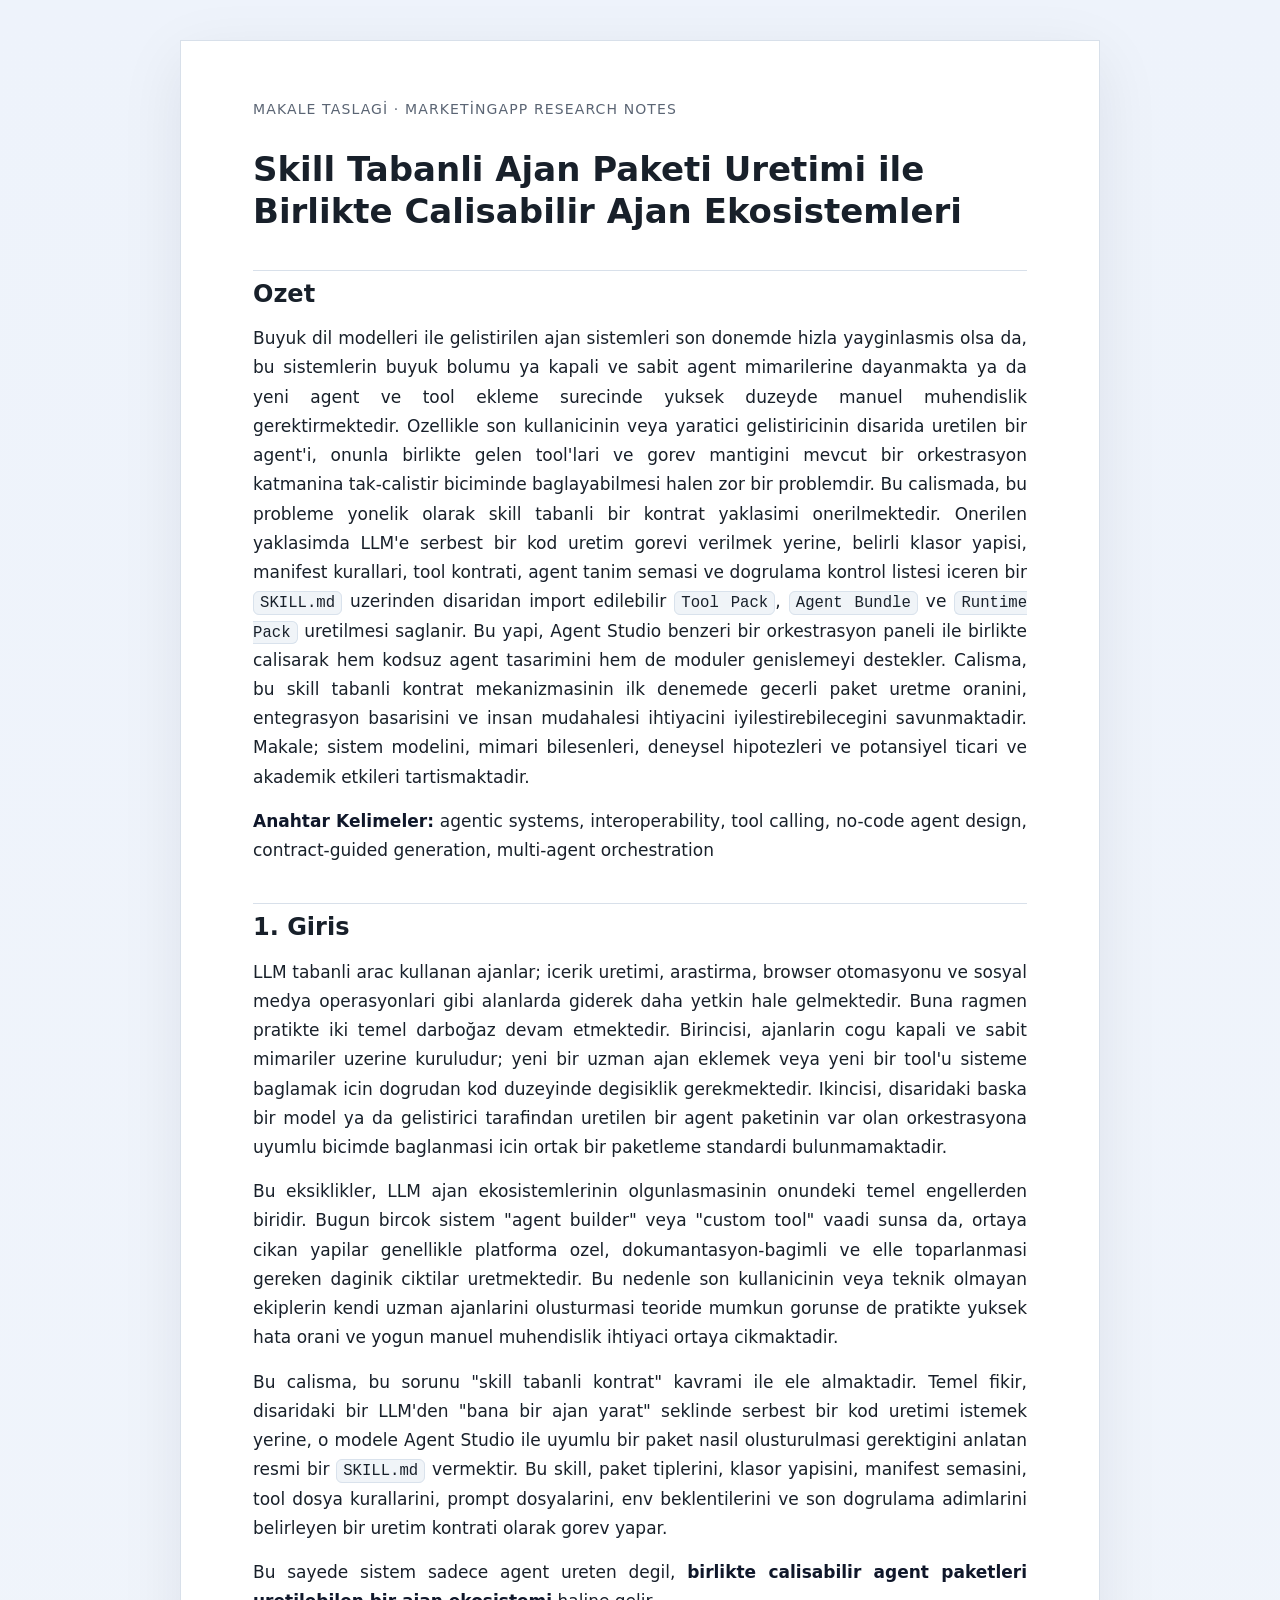
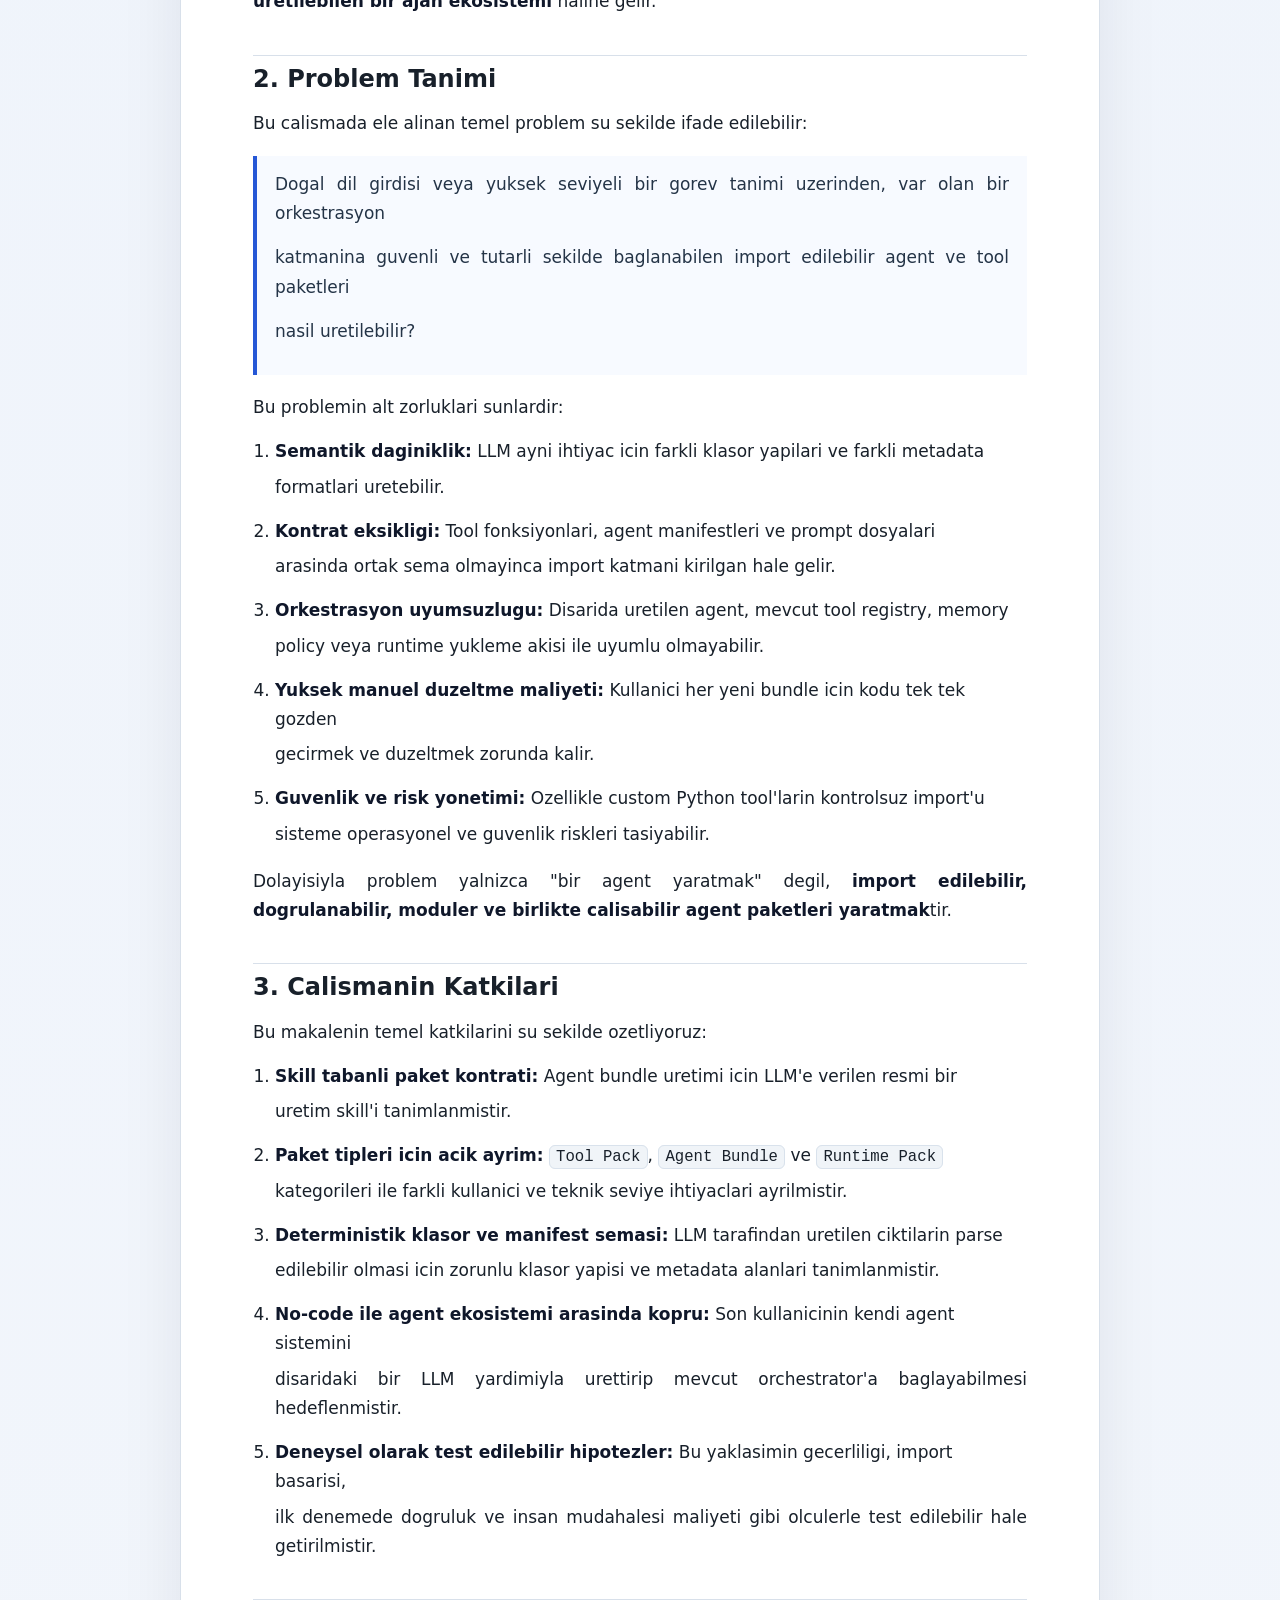
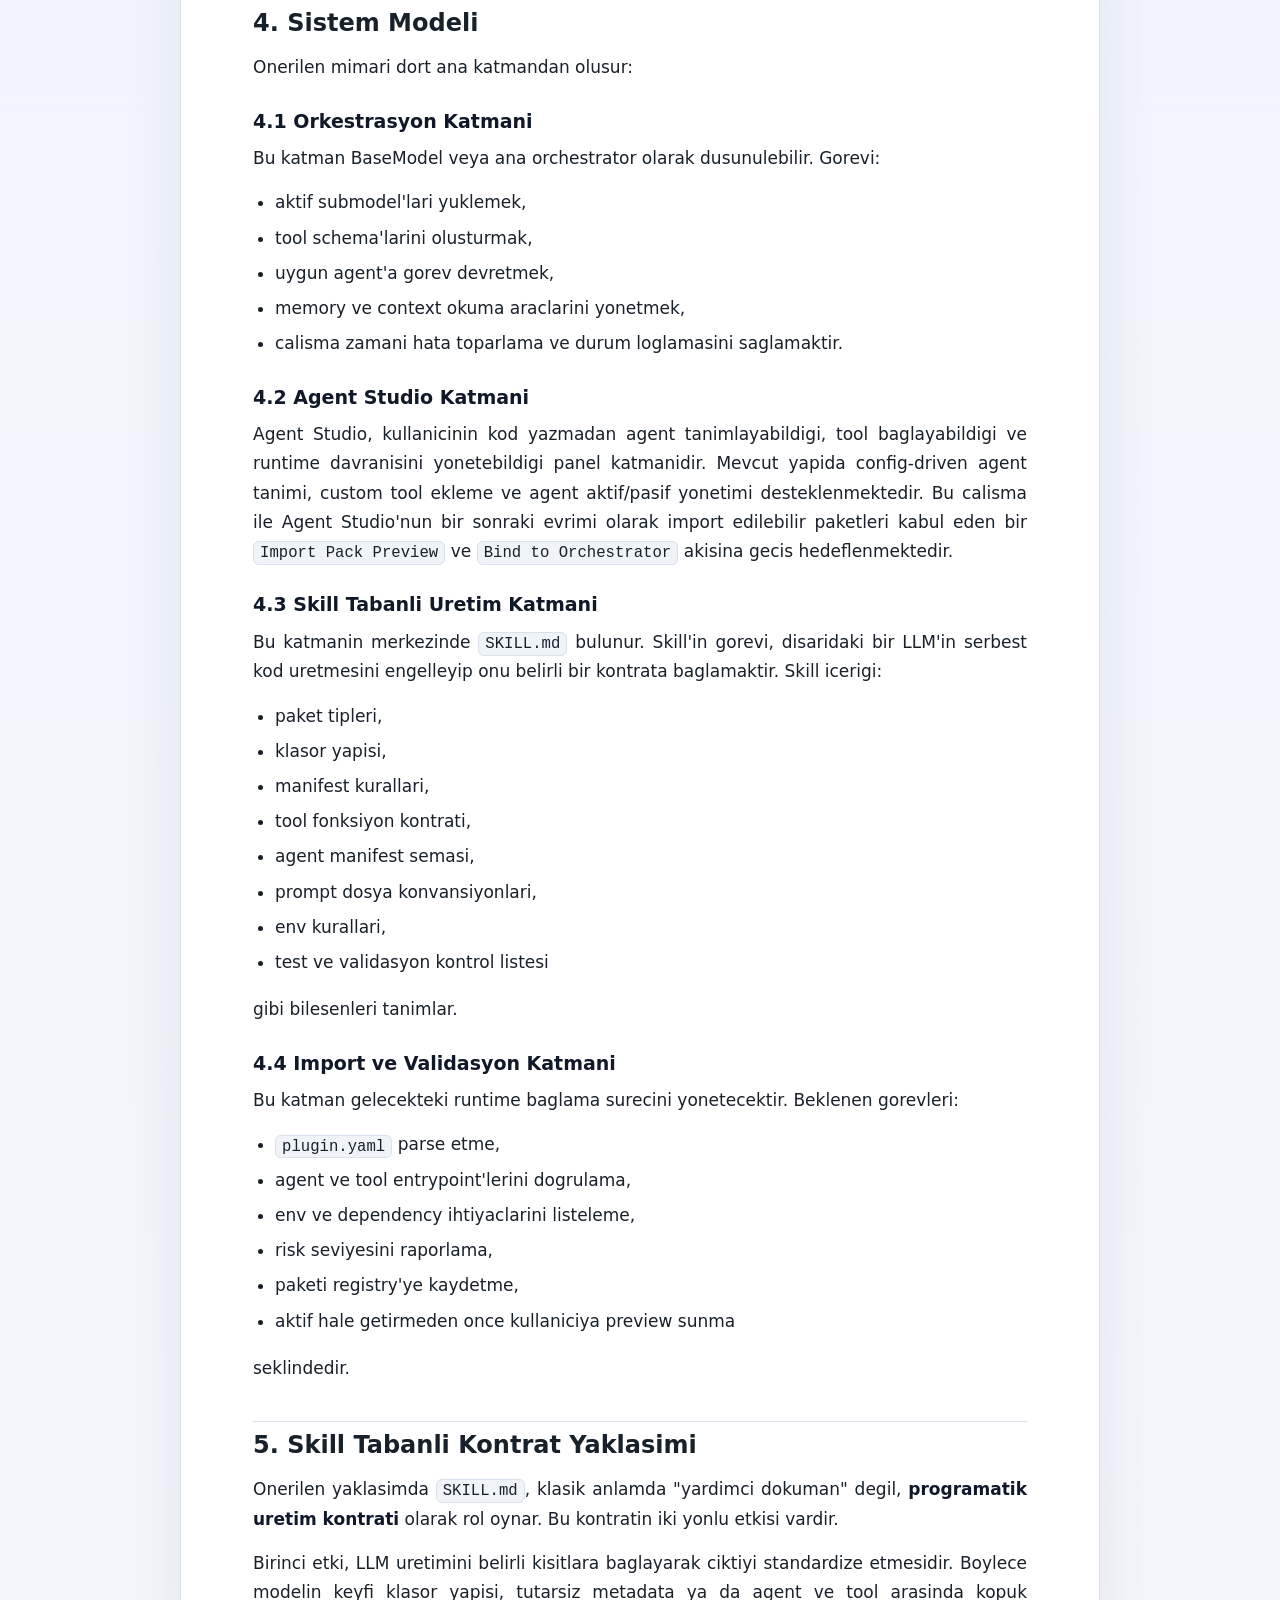
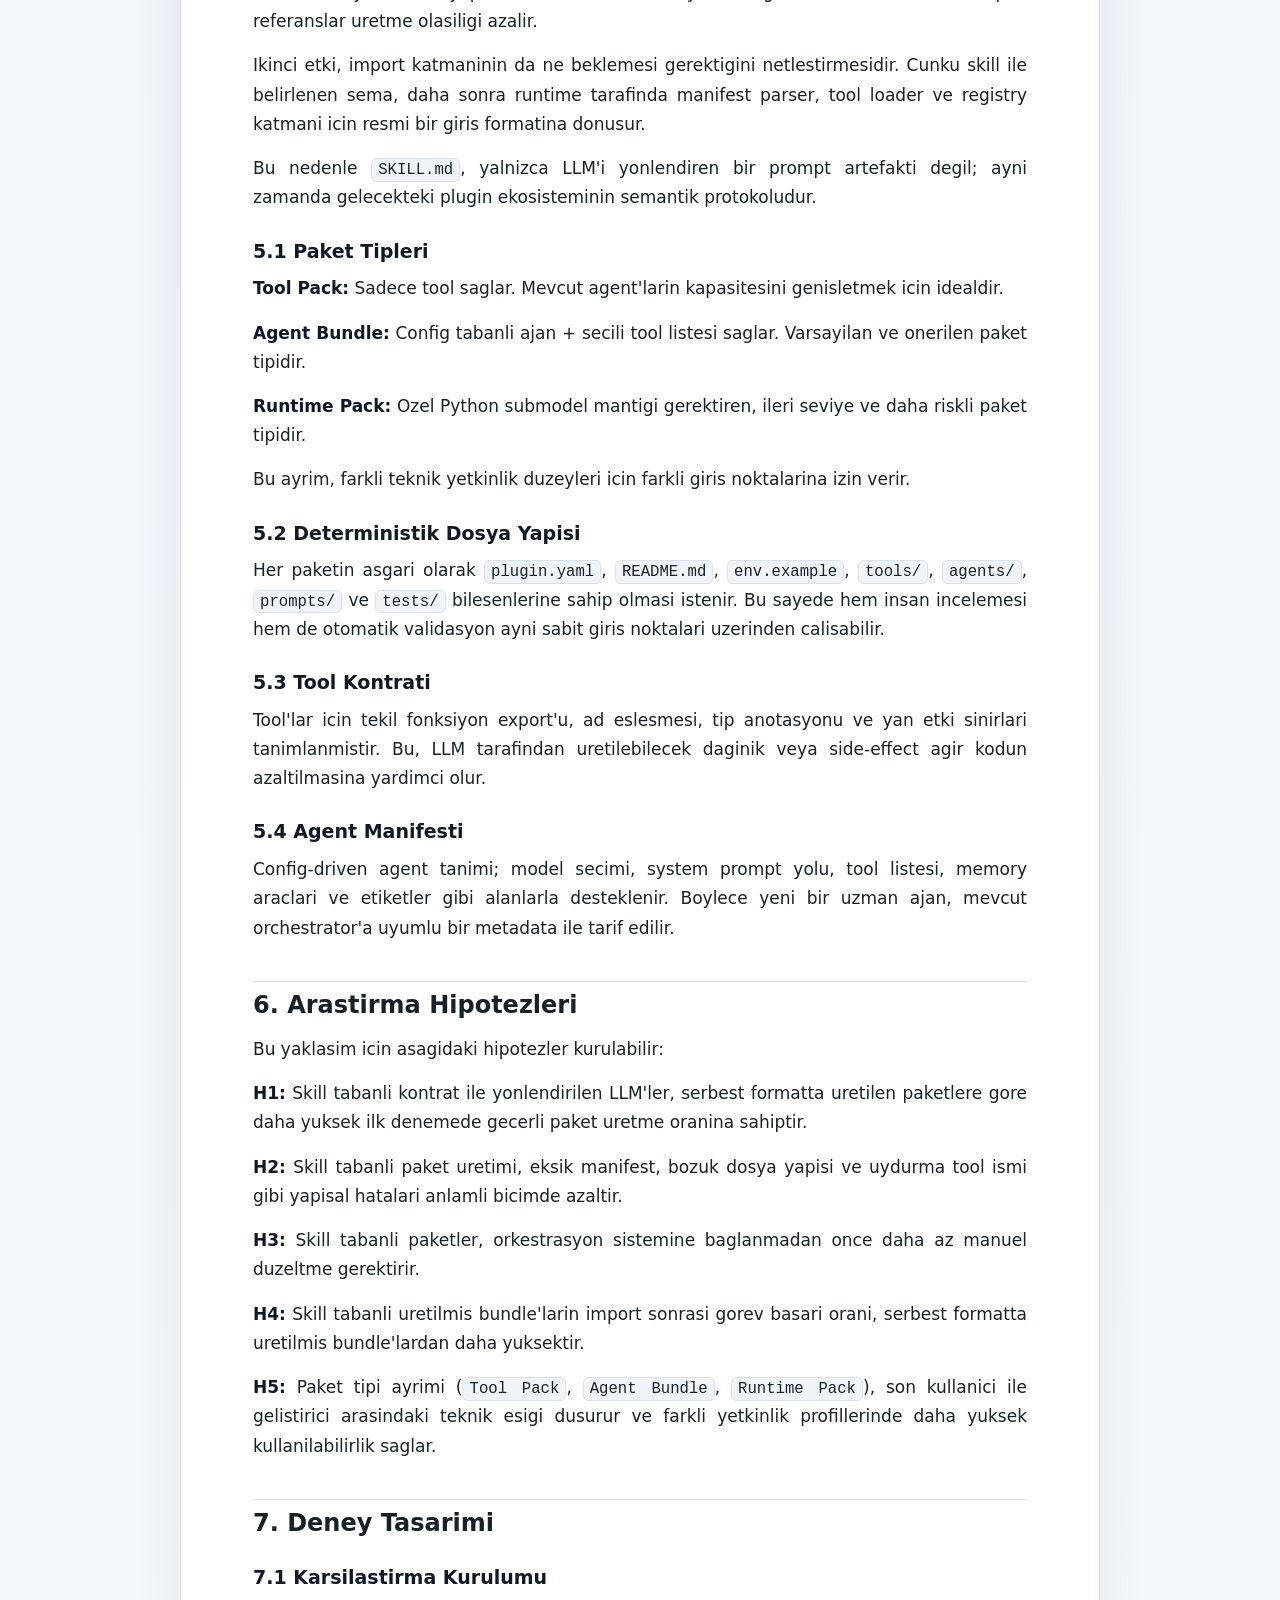
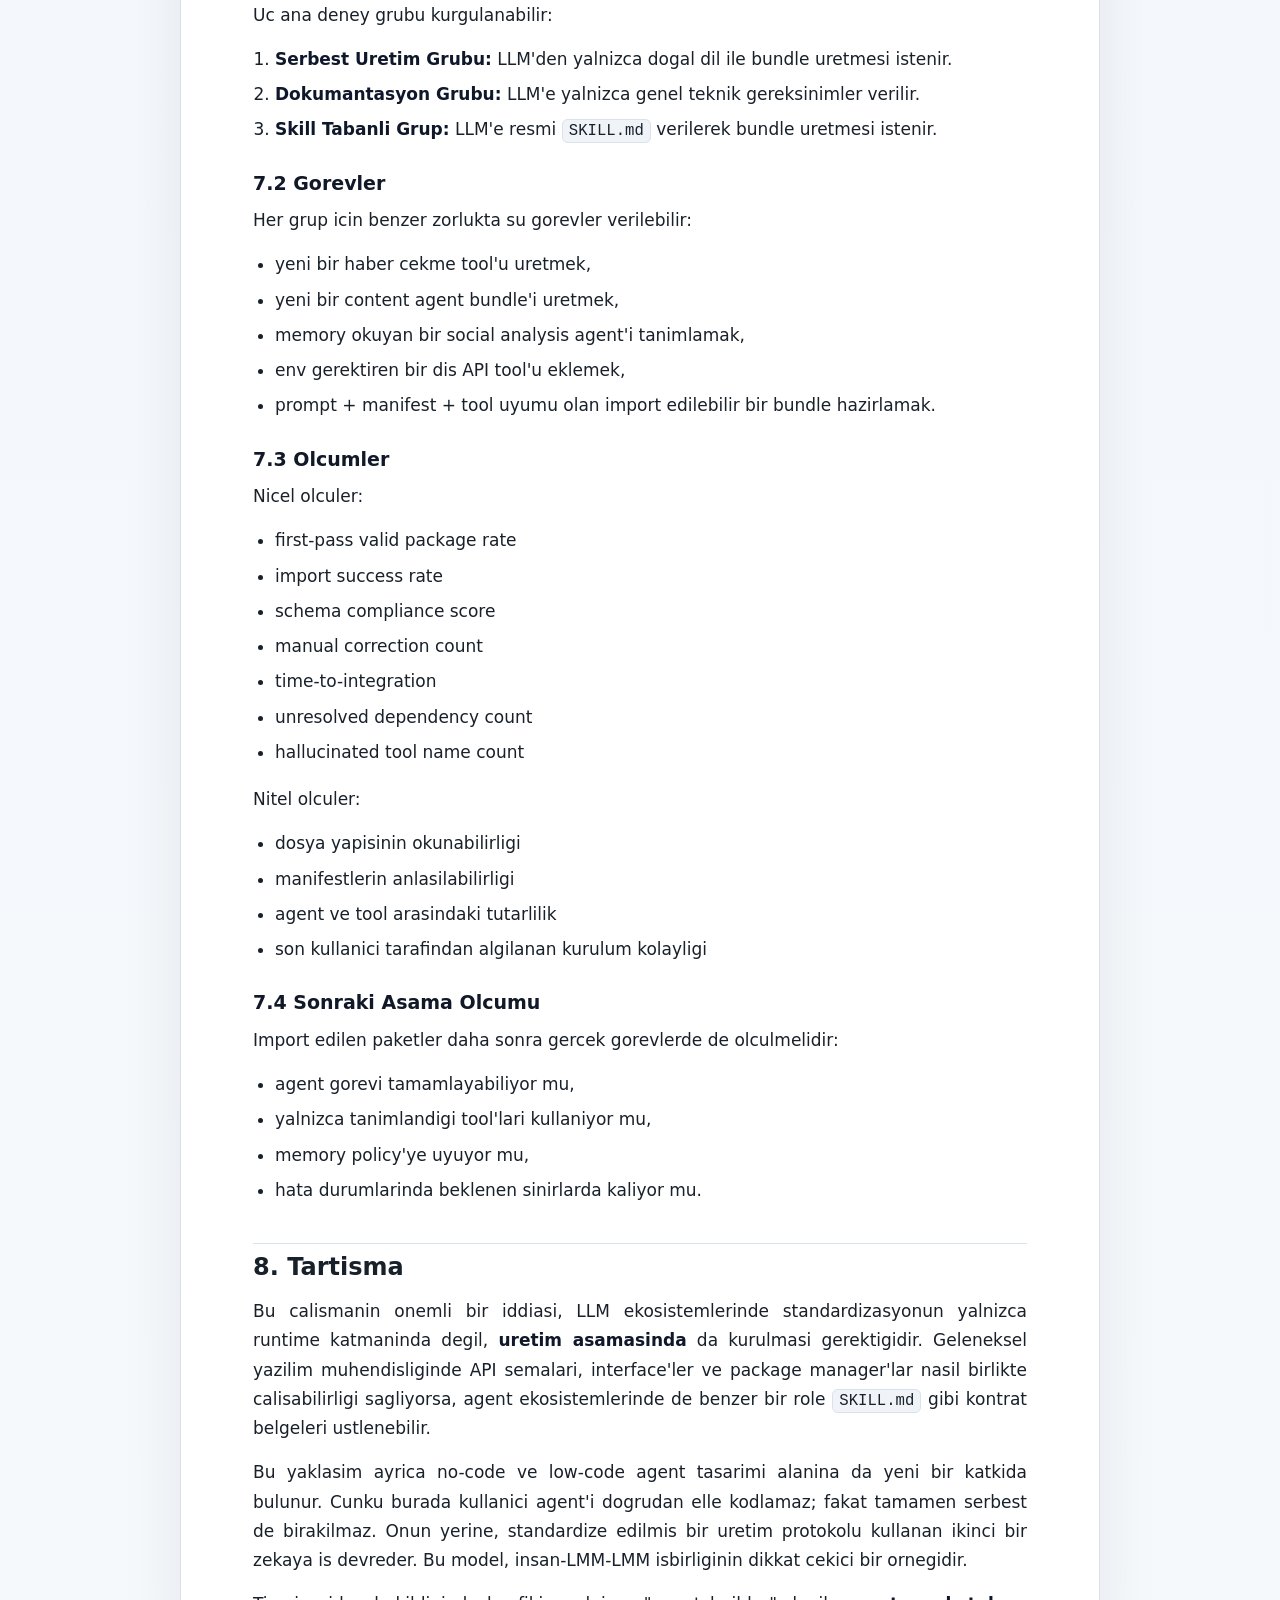
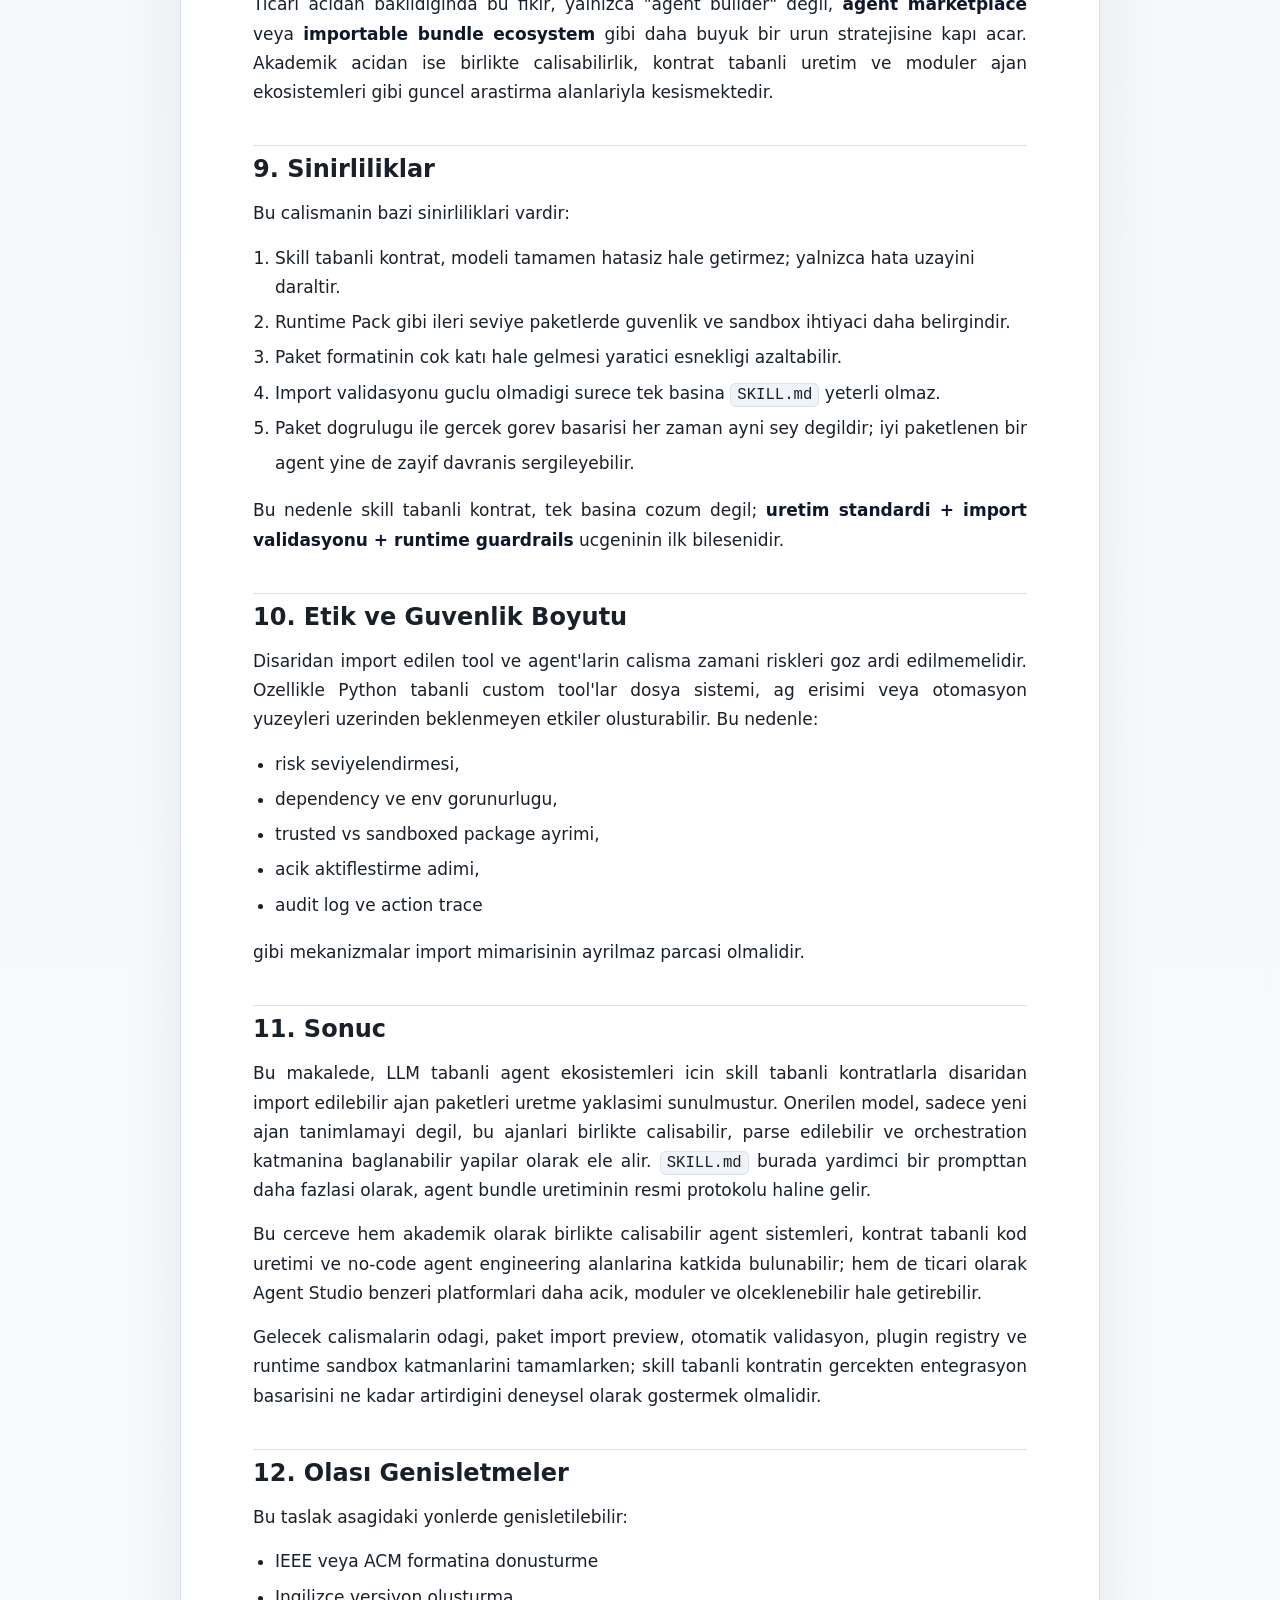
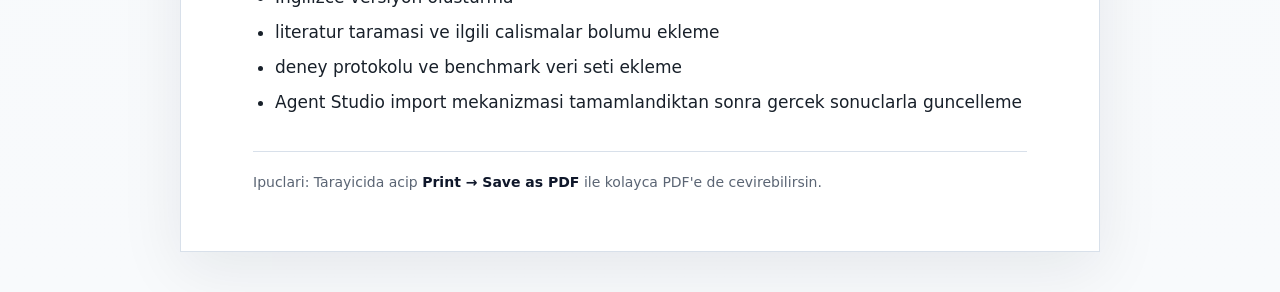
<file: BrowserAgent/MarketingApp/workspace/reports/skill_tabanli_ajan_paketi_makale_taslagi.html>
<!doctype html>
<html lang="tr">
<head>
  <meta charset="utf-8">
  <meta name="viewport" content="width=device-width, initial-scale=1">
  <title>Skill Tabanli Ajan Paketi Uretimi</title>
  <style>
    :root {
      --bg: #f5f7fb;
      --paper: #ffffff;
      --text: #18202a;
      --muted: #5b6574;
      --line: #d8e0ea;
      --accent: #2557d6;
      --code-bg: #f0f4f8;
    }
    * { box-sizing: border-box; }
    body {
      margin: 0;
      background: linear-gradient(180deg, #eef3fb 0%, #f8fafc 100%);
      color: var(--text);
      font: 17px/1.72 Inter, ui-sans-serif, system-ui, -apple-system, BlinkMacSystemFont, "Segoe UI", sans-serif;
    }
    .page {
      max-width: 920px;
      margin: 40px auto;
      padding: 56px 72px;
      background: var(--paper);
      border: 1px solid var(--line);
      box-shadow: 0 18px 60px rgba(16, 24, 40, 0.08);
    }
    .meta {
      margin-bottom: 28px;
      color: var(--muted);
      font-size: 14px;
      text-transform: uppercase;
      letter-spacing: .08em;
    }
    h1 { font-size: 34px; line-height: 1.22; margin: 0 0 18px; }
    h2 { font-size: 24px; line-height: 1.3; margin: 38px 0 14px; padding-top: 8px; border-top: 1px solid var(--line); }
    h3 { font-size: 19px; line-height: 1.35; margin: 26px 0 10px; color: #111827; }
    p { margin: 0 0 15px; text-align: justify; }
    ul { margin: 10px 0 18px 22px; padding: 0; }
    ul.numbered { list-style: decimal; }
    li { margin: 6px 0; }
    blockquote {
      margin: 18px 0;
      padding: 14px 18px;
      border-left: 4px solid var(--accent);
      background: #f7faff;
      color: #243447;
    }
    code {
      background: var(--code-bg);
      border: 1px solid #d9e2ec;
      padding: .12rem .38rem;
      border-radius: 6px;
      font: .92em ui-monospace, SFMono-Regular, Menlo, Consolas, monospace;
    }
    strong { color: #0f172a; }
    .footer {
      margin-top: 34px;
      padding-top: 18px;
      border-top: 1px solid var(--line);
      color: var(--muted);
      font-size: 14px;
    }
    @media print {
      body { background: #fff; }
      .page { margin: 0; box-shadow: none; border: none; max-width: none; padding: 24px 32px; }
      h2 { break-after: avoid; }
      p, li { break-inside: avoid; }
    }
    @media (max-width: 760px) {
      .page { margin: 0; padding: 28px 20px 40px; border: none; box-shadow: none; }
      h1 { font-size: 28px; }
      h2 { font-size: 22px; }
    }
  </style>
</head>
<body>
  <main class="page">
    <div class="meta">Makale Taslagi · MarketingApp Research Notes</div>
    <h1>Skill Tabanli Ajan Paketi Uretimi ile Birlikte Calisabilir Ajan Ekosistemleri</h1>
<h2>Ozet</h2>
<p>Buyuk dil modelleri ile gelistirilen ajan sistemleri son donemde hizla yayginlasmis olsa da, bu sistemlerin buyuk bolumu ya kapali ve sabit agent mimarilerine dayanmakta ya da yeni agent ve tool ekleme surecinde yuksek duzeyde manuel muhendislik gerektirmektedir. Ozellikle son kullanicinin veya yaratici gelistiricinin disarida uretilen bir agent&#x27;i, onunla birlikte gelen tool&#x27;lari ve gorev mantigini mevcut bir orkestrasyon katmanina tak-calistir biciminde baglayabilmesi halen zor bir problemdir. Bu calismada, bu probleme yonelik olarak skill tabanli bir kontrat yaklasimi onerilmektedir. Onerilen yaklasimda LLM&#x27;e serbest bir kod uretim gorevi verilmek yerine, belirli klasor yapisi, manifest kurallari, tool kontrati, agent tanim semasi ve dogrulama kontrol listesi iceren bir <code>SKILL.md</code> uzerinden disaridan import edilebilir <code>Tool Pack</code>, <code>Agent Bundle</code> ve <code>Runtime Pack</code> uretilmesi saglanir. Bu yapi, Agent Studio benzeri bir orkestrasyon paneli ile birlikte calisarak hem kodsuz agent tasarimini hem de moduler genislemeyi destekler. Calisma, bu skill tabanli kontrat mekanizmasinin ilk denemede gecerli paket uretme oranini, entegrasyon basarisini ve insan mudahalesi ihtiyacini iyilestirebilecegini savunmaktadir. Makale; sistem modelini, mimari bilesenleri, deneysel hipotezleri ve potansiyel ticari ve akademik etkileri tartismaktadir.</p>
<p><strong>Anahtar Kelimeler:</strong> agentic systems, interoperability, tool calling, no-code agent design, contract-guided generation, multi-agent orchestration</p>
<h2>1. Giris</h2>
<p>LLM tabanli arac kullanan ajanlar; icerik uretimi, arastirma, browser otomasyonu ve sosyal medya operasyonlari gibi alanlarda giderek daha yetkin hale gelmektedir. Buna ragmen pratikte iki temel darboğaz devam etmektedir. Birincisi, ajanlarin cogu kapali ve sabit mimariler uzerine kuruludur; yeni bir uzman ajan eklemek veya yeni bir tool&#x27;u sisteme baglamak icin dogrudan kod duzeyinde degisiklik gerekmektedir. Ikincisi, disaridaki baska bir model ya da gelistirici tarafindan uretilen bir agent paketinin var olan orkestrasyona uyumlu bicimde baglanmasi icin ortak bir paketleme standardi bulunmamaktadir.</p>
<p>Bu eksiklikler, LLM ajan ekosistemlerinin olgunlasmasinin onundeki temel engellerden biridir. Bugun bircok sistem &quot;agent builder&quot; veya &quot;custom tool&quot; vaadi sunsa da, ortaya cikan yapilar genellikle platforma ozel, dokumantasyon-bagimli ve elle toparlanmasi gereken daginik ciktilar uretmektedir. Bu nedenle son kullanicinin veya teknik olmayan ekiplerin kendi uzman ajanlarini olusturmasi teoride mumkun gorunse de pratikte yuksek hata orani ve yogun manuel muhendislik ihtiyaci ortaya cikmaktadir.</p>
<p>Bu calisma, bu sorunu &quot;skill tabanli kontrat&quot; kavrami ile ele almaktadir. Temel fikir, disaridaki bir LLM&#x27;den &quot;bana bir ajan yarat&quot; seklinde serbest bir kod uretimi istemek yerine, o modele Agent Studio ile uyumlu bir paket nasil olusturulmasi gerektigini anlatan resmi bir <code>SKILL.md</code> vermektir. Bu skill, paket tiplerini, klasor yapisini, manifest semasini, tool dosya kurallarini, prompt dosyalarini, env beklentilerini ve son dogrulama adimlarini belirleyen bir uretim kontrati olarak gorev yapar.</p>
<p>Bu sayede sistem sadece agent ureten degil, <strong>birlikte calisabilir agent paketleri uretilebilen bir ajan ekosistemi</strong> haline gelir.</p>
<h2>2. Problem Tanimi</h2>
<p>Bu calismada ele alinan temel problem su sekilde ifade edilebilir:</p>
<blockquote>
<p>Dogal dil girdisi veya yuksek seviyeli bir gorev tanimi uzerinden, var olan bir orkestrasyon</p>
<p>katmanina guvenli ve tutarli sekilde baglanabilen import edilebilir agent ve tool paketleri</p>
<p>nasil uretilebilir?</p>
</blockquote>
<p>Bu problemin alt zorluklari sunlardir:</p>
<ul class="numbered">
<li><strong>Semantik daginiklik:</strong> LLM ayni ihtiyac icin farkli klasor yapilari ve farkli metadata</li>
<p>formatlari uretebilir.</p>
<li><strong>Kontrat eksikligi:</strong> Tool fonksiyonlari, agent manifestleri ve prompt dosyalari</li>
<p>arasinda ortak sema olmayinca import katmani kirilgan hale gelir.</p>
<li><strong>Orkestrasyon uyumsuzlugu:</strong> Disarida uretilen agent, mevcut tool registry, memory</li>
<p>policy veya runtime yukleme akisi ile uyumlu olmayabilir.</p>
<li><strong>Yuksek manuel duzeltme maliyeti:</strong> Kullanici her yeni bundle icin kodu tek tek gozden</li>
<p>gecirmek ve duzeltmek zorunda kalir.</p>
<li><strong>Guvenlik ve risk yonetimi:</strong> Ozellikle custom Python tool&#x27;larin kontrolsuz import&#x27;u</li>
<p>sisteme operasyonel ve guvenlik riskleri tasiyabilir.</p>
</ul>
<p>Dolayisiyla problem yalnizca &quot;bir agent yaratmak&quot; degil, <strong>import edilebilir, dogrulanabilir, moduler ve birlikte calisabilir agent paketleri yaratmak</strong>tir.</p>
<h2>3. Calismanin Katkilari</h2>
<p>Bu makalenin temel katkilarini su sekilde ozetliyoruz:</p>
<ul class="numbered">
<li><strong>Skill tabanli paket kontrati:</strong> Agent bundle uretimi icin LLM&#x27;e verilen resmi bir</li>
<p>uretim skill&#x27;i tanimlanmistir.</p>
<li><strong>Paket tipleri icin acik ayrim:</strong> <code>Tool Pack</code>, <code>Agent Bundle</code> ve <code>Runtime Pack</code></li>
<p>kategorileri ile farkli kullanici ve teknik seviye ihtiyaclari ayrilmistir.</p>
<li><strong>Deterministik klasor ve manifest semasi:</strong> LLM tarafindan uretilen ciktilarin parse</li>
<p>edilebilir olmasi icin zorunlu klasor yapisi ve metadata alanlari tanimlanmistir.</p>
<li><strong>No-code ile agent ekosistemi arasinda kopru:</strong> Son kullanicinin kendi agent sistemini</li>
<p>disaridaki bir LLM yardimiyla urettirip mevcut orchestrator&#x27;a baglayabilmesi hedeflenmistir.</p>
<li><strong>Deneysel olarak test edilebilir hipotezler:</strong> Bu yaklasimin gecerliligi, import basarisi,</li>
<p>ilk denemede dogruluk ve insan mudahalesi maliyeti gibi olculerle test edilebilir hale getirilmistir.</p>
</ul>
<h2>4. Sistem Modeli</h2>
<p>Onerilen mimari dort ana katmandan olusur:</p>
<h3>4.1 Orkestrasyon Katmani</h3>
<p>Bu katman BaseModel veya ana orchestrator olarak dusunulebilir. Gorevi:</p>
<ul>
<li>aktif submodel&#x27;lari yuklemek,</li>
<li>tool schema&#x27;larini olusturmak,</li>
<li>uygun agent&#x27;a gorev devretmek,</li>
<li>memory ve context okuma araclarini yonetmek,</li>
<li>calisma zamani hata toparlama ve durum loglamasini saglamaktir.</li>
</ul>
<h3>4.2 Agent Studio Katmani</h3>
<p>Agent Studio, kullanicinin kod yazmadan agent tanimlayabildigi, tool baglayabildigi ve runtime davranisini yonetebildigi panel katmanidir. Mevcut yapida config-driven agent tanimi, custom tool ekleme ve agent aktif/pasif yonetimi desteklenmektedir. Bu calisma ile Agent Studio&#x27;nun bir sonraki evrimi olarak import edilebilir paketleri kabul eden bir <code>Import Pack Preview</code> ve <code>Bind to Orchestrator</code> akisina gecis hedeflenmektedir.</p>
<h3>4.3 Skill Tabanli Uretim Katmani</h3>
<p>Bu katmanin merkezinde <code>SKILL.md</code> bulunur. Skill&#x27;in gorevi, disaridaki bir LLM&#x27;in serbest kod uretmesini engelleyip onu belirli bir kontrata baglamaktir. Skill icerigi:</p>
<ul>
<li>paket tipleri,</li>
<li>klasor yapisi,</li>
<li>manifest kurallari,</li>
<li>tool fonksiyon kontrati,</li>
<li>agent manifest semasi,</li>
<li>prompt dosya konvansiyonlari,</li>
<li>env kurallari,</li>
<li>test ve validasyon kontrol listesi</li>
</ul>
<p>gibi bilesenleri tanimlar.</p>
<h3>4.4 Import ve Validasyon Katmani</h3>
<p>Bu katman gelecekteki runtime baglama surecini yonetecektir. Beklenen gorevleri:</p>
<ul>
<li><code>plugin.yaml</code> parse etme,</li>
<li>agent ve tool entrypoint&#x27;lerini dogrulama,</li>
<li>env ve dependency ihtiyaclarini listeleme,</li>
<li>risk seviyesini raporlama,</li>
<li>paketi registry&#x27;ye kaydetme,</li>
<li>aktif hale getirmeden once kullaniciya preview sunma</li>
</ul>
<p>seklindedir.</p>
<h2>5. Skill Tabanli Kontrat Yaklasimi</h2>
<p>Onerilen yaklasimda <code>SKILL.md</code>, klasik anlamda &quot;yardimci dokuman&quot; degil, <strong>programatik uretim kontrati</strong> olarak rol oynar. Bu kontratin iki yonlu etkisi vardir.</p>
<p>Birinci etki, LLM uretimini belirli kisitlara baglayarak ciktiyi standardize etmesidir. Boylece modelin keyfi klasor yapisi, tutarsiz metadata ya da agent ve tool arasinda kopuk referanslar uretme olasiligi azalir.</p>
<p>Ikinci etki, import katmaninin da ne beklemesi gerektigini netlestirmesidir. Cunku skill ile belirlenen sema, daha sonra runtime tarafinda manifest parser, tool loader ve registry katmani icin resmi bir giris formatina donusur.</p>
<p>Bu nedenle <code>SKILL.md</code>, yalnizca LLM&#x27;i yonlendiren bir prompt artefakti degil; ayni zamanda gelecekteki plugin ekosisteminin semantik protokoludur.</p>
<h3>5.1 Paket Tipleri</h3>
<p><strong>Tool Pack:</strong> Sadece tool saglar. Mevcut agent&#x27;larin kapasitesini genisletmek icin idealdir.</p>
<p><strong>Agent Bundle:</strong> Config tabanli ajan + secili tool listesi saglar. Varsayilan ve onerilen paket tipidir.</p>
<p><strong>Runtime Pack:</strong> Ozel Python submodel mantigi gerektiren, ileri seviye ve daha riskli paket tipidir.</p>
<p>Bu ayrim, farkli teknik yetkinlik duzeyleri icin farkli giris noktalarina izin verir.</p>
<h3>5.2 Deterministik Dosya Yapisi</h3>
<p>Her paketin asgari olarak <code>plugin.yaml</code>, <code>README.md</code>, <code>env.example</code>, <code>tools/</code>, <code>agents/</code>, <code>prompts/</code> ve <code>tests/</code> bilesenlerine sahip olmasi istenir. Bu sayede hem insan incelemesi hem de otomatik validasyon ayni sabit giris noktalari uzerinden calisabilir.</p>
<h3>5.3 Tool Kontrati</h3>
<p>Tool&#x27;lar icin tekil fonksiyon export&#x27;u, ad eslesmesi, tip anotasyonu ve yan etki sinirlari tanimlanmistir. Bu, LLM tarafindan uretilebilecek daginik veya side-effect agir kodun azaltilmasina yardimci olur.</p>
<h3>5.4 Agent Manifesti</h3>
<p>Config-driven agent tanimi; model secimi, system prompt yolu, tool listesi, memory araclari ve etiketler gibi alanlarla desteklenir. Boylece yeni bir uzman ajan, mevcut orchestrator&#x27;a uyumlu bir metadata ile tarif edilir.</p>
<h2>6. Arastirma Hipotezleri</h2>
<p>Bu yaklasim icin asagidaki hipotezler kurulabilir:</p>
<p><strong>H1:</strong> Skill tabanli kontrat ile yonlendirilen LLM&#x27;ler, serbest formatta uretilen paketlere gore daha yuksek ilk denemede gecerli paket uretme oranina sahiptir.</p>
<p><strong>H2:</strong> Skill tabanli paket uretimi, eksik manifest, bozuk dosya yapisi ve uydurma tool ismi gibi yapisal hatalari anlamli bicimde azaltir.</p>
<p><strong>H3:</strong> Skill tabanli paketler, orkestrasyon sistemine baglanmadan once daha az manuel duzeltme gerektirir.</p>
<p><strong>H4:</strong> Skill tabanli uretilmis bundle&#x27;larin import sonrasi gorev basari orani, serbest formatta uretilmis bundle&#x27;lardan daha yuksektir.</p>
<p><strong>H5:</strong> Paket tipi ayrimi (<code>Tool Pack</code>, <code>Agent Bundle</code>, <code>Runtime Pack</code>), son kullanici ile gelistirici arasindaki teknik esigi dusurur ve farkli yetkinlik profillerinde daha yuksek kullanilabilirlik saglar.</p>
<h2>7. Deney Tasarimi</h2>
<h3>7.1 Karsilastirma Kurulumu</h3>
<p>Uc ana deney grubu kurgulanabilir:</p>
<ul class="numbered">
<li><strong>Serbest Uretim Grubu:</strong> LLM&#x27;den yalnizca dogal dil ile bundle uretmesi istenir.</li>
<li><strong>Dokumantasyon Grubu:</strong> LLM&#x27;e yalnizca genel teknik gereksinimler verilir.</li>
<li><strong>Skill Tabanli Grup:</strong> LLM&#x27;e resmi <code>SKILL.md</code> verilerek bundle uretmesi istenir.</li>
</ul>
<h3>7.2 Gorevler</h3>
<p>Her grup icin benzer zorlukta su gorevler verilebilir:</p>
<ul>
<li>yeni bir haber cekme tool&#x27;u uretmek,</li>
<li>yeni bir content agent bundle&#x27;i uretmek,</li>
<li>memory okuyan bir social analysis agent&#x27;i tanimlamak,</li>
<li>env gerektiren bir dis API tool&#x27;u eklemek,</li>
<li>prompt + manifest + tool uyumu olan import edilebilir bir bundle hazirlamak.</li>
</ul>
<h3>7.3 Olcumler</h3>
<p>Nicel olculer:</p>
<ul>
<li>first-pass valid package rate</li>
<li>import success rate</li>
<li>schema compliance score</li>
<li>manual correction count</li>
<li>time-to-integration</li>
<li>unresolved dependency count</li>
<li>hallucinated tool name count</li>
</ul>
<p>Nitel olculer:</p>
<ul>
<li>dosya yapisinin okunabilirligi</li>
<li>manifestlerin anlasilabilirligi</li>
<li>agent ve tool arasindaki tutarlilik</li>
<li>son kullanici tarafindan algilanan kurulum kolayligi</li>
</ul>
<h3>7.4 Sonraki Asama Olcumu</h3>
<p>Import edilen paketler daha sonra gercek gorevlerde de olculmelidir:</p>
<ul>
<li>agent gorevi tamamlayabiliyor mu,</li>
<li>yalnizca tanimlandigi tool&#x27;lari kullaniyor mu,</li>
<li>memory policy&#x27;ye uyuyor mu,</li>
<li>hata durumlarinda beklenen sinirlarda kaliyor mu.</li>
</ul>
<h2>8. Tartisma</h2>
<p>Bu calismanin onemli bir iddiasi, LLM ekosistemlerinde standardizasyonun yalnizca runtime katmaninda degil, <strong>uretim asamasinda</strong> da kurulmasi gerektigidir. Geleneksel yazilim muhendisliginde API semalari, interface&#x27;ler ve package manager&#x27;lar nasil birlikte calisabilirligi sagliyorsa, agent ekosistemlerinde de benzer bir role <code>SKILL.md</code> gibi kontrat belgeleri ustlenebilir.</p>
<p>Bu yaklasim ayrica no-code ve low-code agent tasarimi alanina da yeni bir katkida bulunur. Cunku burada kullanici agent&#x27;i dogrudan elle kodlamaz; fakat tamamen serbest de birakilmaz. Onun yerine, standardize edilmis bir uretim protokolu kullanan ikinci bir zekaya is devreder. Bu model, insan-LMM-LMM isbirliginin dikkat cekici bir ornegidir.</p>
<p>Ticari acidan bakildiginda bu fikir, yalnizca &quot;agent builder&quot; degil, <strong>agent marketplace</strong> veya <strong>importable bundle ecosystem</strong> gibi daha buyuk bir urun stratejisine kapı acar. Akademik acidan ise birlikte calisabilirlik, kontrat tabanli uretim ve moduler ajan ekosistemleri gibi guncel arastirma alanlariyla kesismektedir.</p>
<h2>9. Sinirliliklar</h2>
<p>Bu calismanin bazi sinirliliklari vardir:</p>
<ul class="numbered">
<li>Skill tabanli kontrat, modeli tamamen hatasiz hale getirmez; yalnizca hata uzayini daraltir.</li>
<li>Runtime Pack gibi ileri seviye paketlerde guvenlik ve sandbox ihtiyaci daha belirgindir.</li>
<li>Paket formatinin cok katı hale gelmesi yaratici esnekligi azaltabilir.</li>
<li>Import validasyonu guclu olmadigi surece tek basina <code>SKILL.md</code> yeterli olmaz.</li>
<li>Paket dogrulugu ile gercek gorev basarisi her zaman ayni sey degildir; iyi paketlenen bir</li>
<p>agent yine de zayif davranis sergileyebilir.</p>
</ul>
<p>Bu nedenle skill tabanli kontrat, tek basina cozum degil; <strong>uretim standardi + import validasyonu + runtime guardrails</strong> ucgeninin ilk bilesenidir.</p>
<h2>10. Etik ve Guvenlik Boyutu</h2>
<p>Disaridan import edilen tool ve agent&#x27;larin calisma zamani riskleri goz ardi edilmemelidir. Ozellikle Python tabanli custom tool&#x27;lar dosya sistemi, ag erisimi veya otomasyon yuzeyleri uzerinden beklenmeyen etkiler olusturabilir. Bu nedenle:</p>
<ul>
<li>risk seviyelendirmesi,</li>
<li>dependency ve env gorunurlugu,</li>
<li>trusted vs sandboxed package ayrimi,</li>
<li>acik aktiflestirme adimi,</li>
<li>audit log ve action trace</li>
</ul>
<p>gibi mekanizmalar import mimarisinin ayrilmaz parcasi olmalidir.</p>
<h2>11. Sonuc</h2>
<p>Bu makalede, LLM tabanli agent ekosistemleri icin skill tabanli kontratlarla disaridan import edilebilir ajan paketleri uretme yaklasimi sunulmustur. Onerilen model, sadece yeni ajan tanimlamayi degil, bu ajanlari birlikte calisabilir, parse edilebilir ve orchestration katmanina baglanabilir yapilar olarak ele alir. <code>SKILL.md</code> burada yardimci bir prompttan daha fazlasi olarak, agent bundle uretiminin resmi protokolu haline gelir.</p>
<p>Bu cerceve hem akademik olarak birlikte calisabilir agent sistemleri, kontrat tabanli kod uretimi ve no-code agent engineering alanlarina katkida bulunabilir; hem de ticari olarak Agent Studio benzeri platformlari daha acik, moduler ve olceklenebilir hale getirebilir.</p>
<p>Gelecek calismalarin odagi, paket import preview, otomatik validasyon, plugin registry ve runtime sandbox katmanlarini tamamlarken; skill tabanli kontratin gercekten entegrasyon basarisini ne kadar artirdigini deneysel olarak gostermek olmalidir.</p>
<h2>12. Olası Genisletmeler</h2>
<p>Bu taslak asagidaki yonlerde genisletilebilir:</p>
<ul>
<li>IEEE veya ACM formatina donusturme</li>
<li>Ingilizce versiyon olusturma</li>
<li>literatur taramasi ve ilgili calismalar bolumu ekleme</li>
<li>deney protokolu ve benchmark veri seti ekleme</li>
<li>Agent Studio import mekanizmasi tamamlandiktan sonra gercek sonuclarla guncelleme</li>
</ul>
    <div class="footer">Ipuclari: Tarayicida acip <strong>Print → Save as PDF</strong> ile kolayca PDF'e de cevirebilirsin.</div>
  </main>
</body>
</html>
</file>
